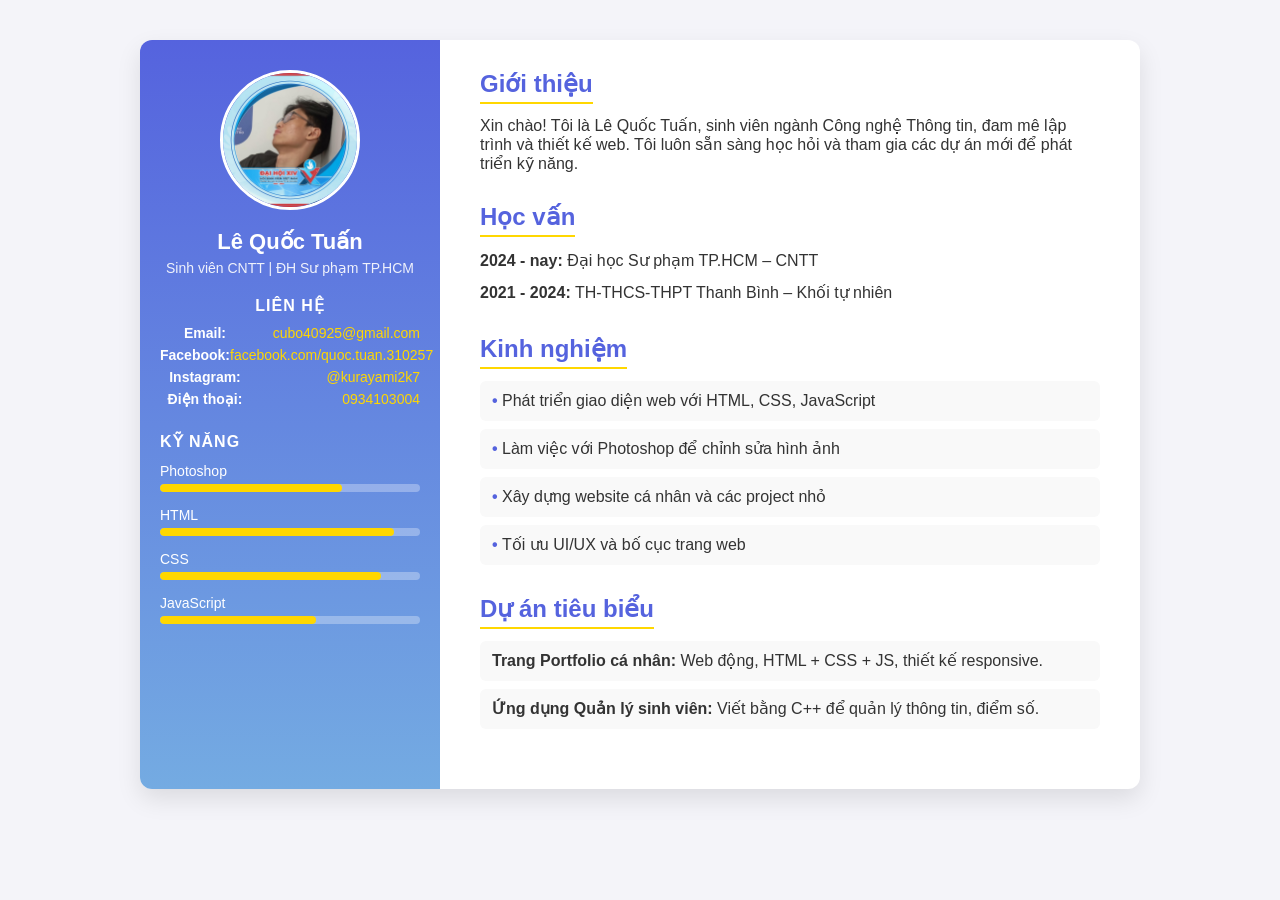
<file: index.html>
<!DOCTYPE html>
<html lang="vi">
<head>
    <meta charset="UTF-8">
    <meta name="viewport" content="width=device-width, initial-scale=1.0">
    <title>CV - Lê Quốc Tuấn</title>
    <link rel="stylesheet" href="cv.css">
</head>
<body>
    <div class="container">

        <!-- Sidebar cá nhân -->
        <aside class="sidebar">
    <img src="avatar.jpg" class="avatar" alt="Ảnh đại diện">
    <h1>Lê Quốc Tuấn</h1>
    <p class="role">Sinh viên CNTT | ĐH Sư phạm TP.HCM</p>
    
    <div class="contact">
        <h3>Liên hệ</h3>
        <p><strong>Email:</strong> <a href="mailto:cubo40925@gmail.com">cubo40925@gmail.com</a></p>
        <p><strong>Facebook:</strong> <a href="https://www.facebook.com/quoc.tuan.310257" target="_blank">facebook.com/quoc.tuan.310257</a></p>
        <p><strong>Instagram:</strong> <a href="https://www.instagram.com/kurayami2k7/" target="_blank">@kurayami2k7</a></p>
        <p><strong>Điện thoại:</strong> <a href="tel:0934103004">0934103004</a></p>
    </div>

    <!-- ===== Progress Bars xuống đây ===== -->
    <div class="skills-section">
        <h3>Kỹ năng</h3>

        <div class="skill-bar">
            <span>Photoshop</span>
            <div class="bar"><div class="progress p1"></div></div>
        </div>

        <div class="skill-bar">
            <span>HTML</span>
            <div class="bar"><div class="progress p2"></div></div>
        </div>

        <div class="skill-bar">
            <span>CSS</span>
            <div class="bar"><div class="progress p3"></div></div>
        </div>

        <div class="skill-bar">
            <span>JavaScript</span>
            <div class="bar"><div class="progress p4"></div></div>
        </div>
    </div>
</aside>



        <!-- Nội dung chính -->
        <main class="main-content">
            
            <section class="section">
                <h2>Giới thiệu</h2>
                <p>Xin chào! Tôi là Lê Quốc Tuấn, sinh viên ngành Công nghệ Thông tin, đam mê lập trình và thiết kế web. Tôi luôn sẵn sàng học hỏi và tham gia các dự án mới để phát triển kỹ năng.</p>
            </section>

            <section class="section">
                <h2>Học vấn</h2>
                <ul>
                    <li><strong>2024 - nay:</strong> Đại học Sư phạm TP.HCM – CNTT</li>
                    <li><strong>2021 - 2024:</strong> TH-THCS-THPT Thanh Bình – Khối tự nhiên</li>
                </ul>
            </section>

            <section class="section">
    <h2>Kinh nghiệm</h2>
    <ul class="skills">
        <li>Phát triển giao diện web với HTML, CSS, JavaScript</li>
        <li>Làm việc với Photoshop để chỉnh sửa hình ảnh</li>
        <li>Xây dựng website cá nhân và các project nhỏ</li>
        <li>Tối ưu UI/UX và bố cục trang web</li>
    </ul>
</section>



            <section class="section">
                <h2>Dự án tiêu biểu</h2>
                <ul class="projects">
                    <li><strong>Trang Portfolio cá nhân:</strong> Web động, HTML + CSS + JS, thiết kế responsive.</li>
                    <li><strong>Ứng dụng Quản lý sinh viên:</strong> Viết bằng C++ để quản lý thông tin, điểm số.</li>
                </ul>
            </section>

        </main>
    </div>
</body>
</html>
</file>
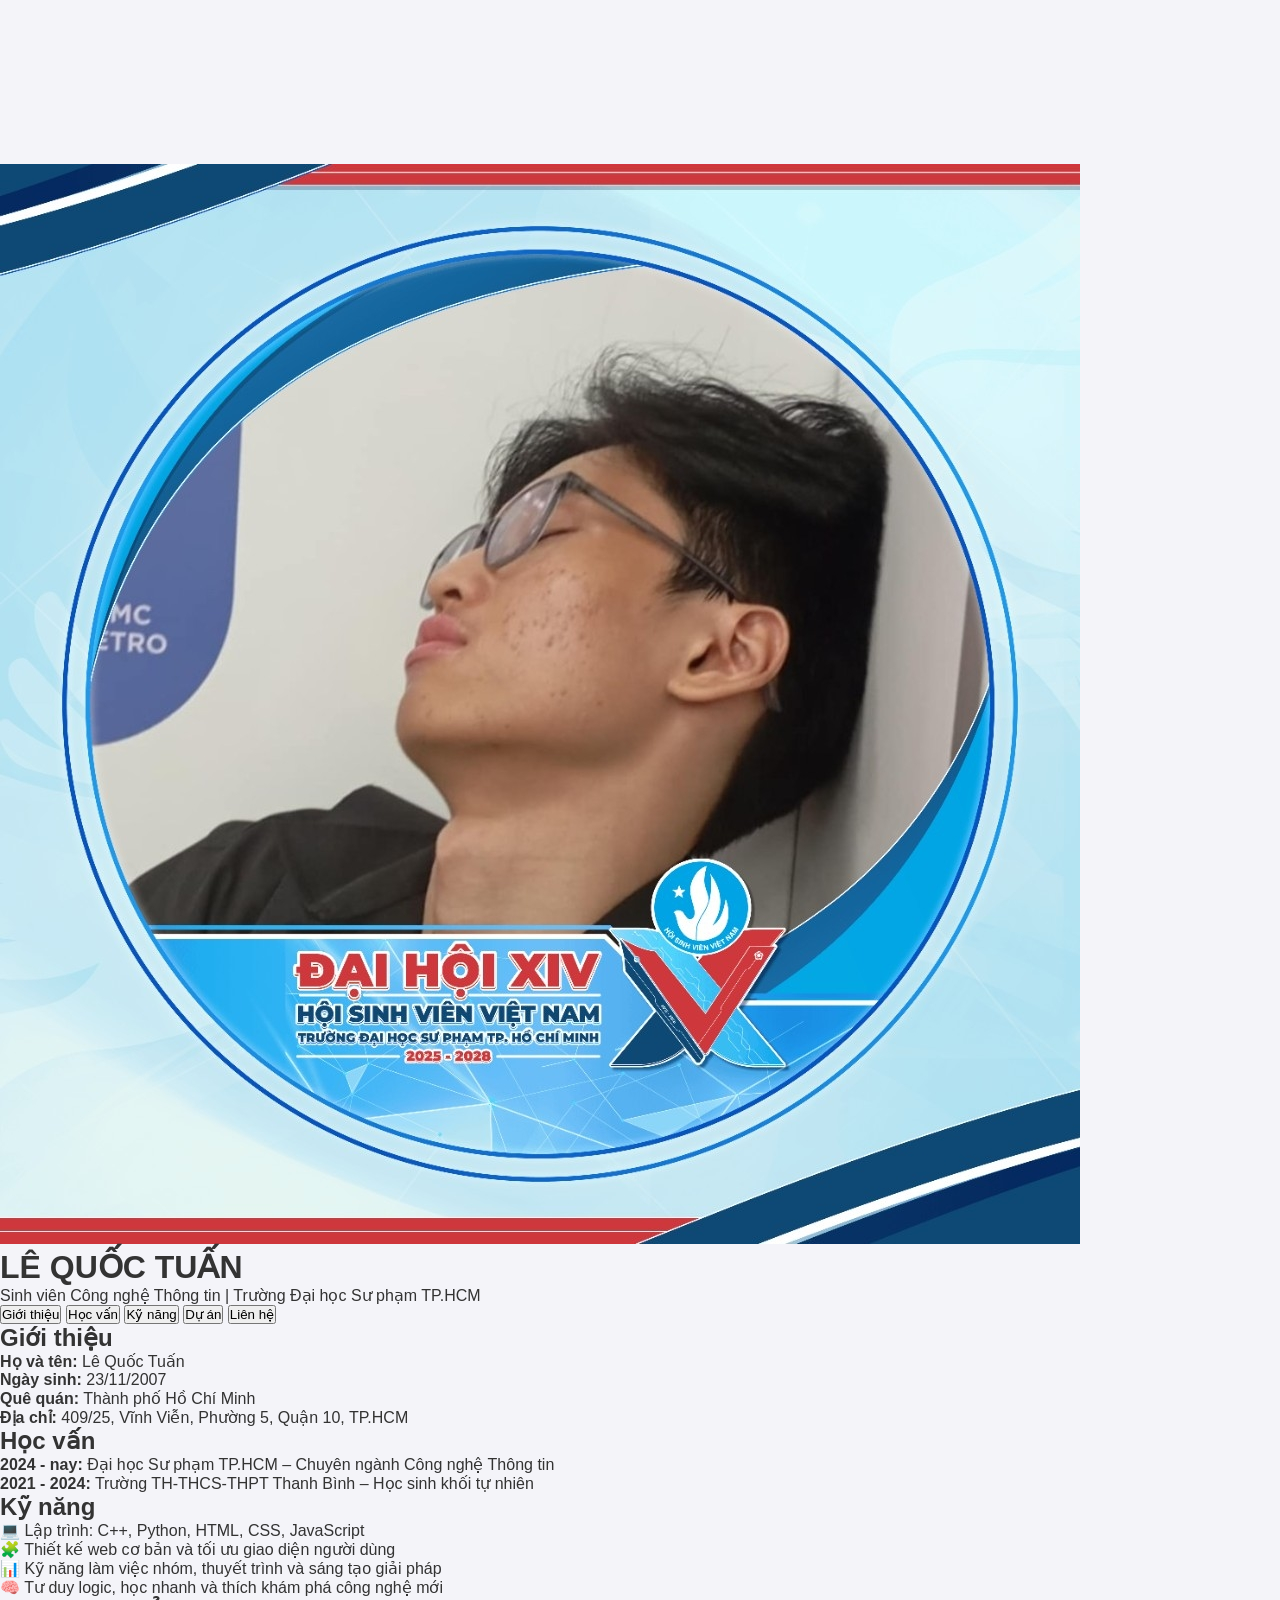
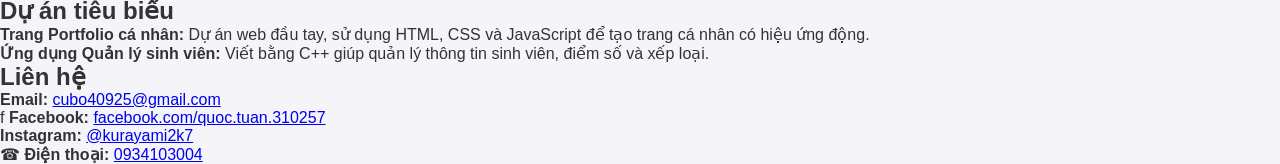
<file: cv.html>
<!DOCTYPE html>
<html lang="vi">
<head>
    <meta charset="UTF-8">
    <meta name="viewport" content="width=device-width, initial-scale=1.0">
    <title>CV - Lê Quốc Tuấn</title>
    <link rel="stylesheet" href="cv.css">
</head>

<body>
    <!-- Hiệu ứng nền hạt -->
    <div class="particles" id="particles"></div>

    <!-- Phần đầu -->
    <div class="header">
        <img src="avatar.jpg" class="avatar" alt="Ảnh đại diện">
        <h1>LÊ QUỐC TUẤN</h1>
        <p class="subtitle">Sinh viên Công nghệ Thông tin | Trường Đại học Sư phạm TP.HCM</p>

        <div class="buttons">
            <button onclick="showSection('about')">Giới thiệu</button>
            <button onclick="showSection('education')">Học vấn</button>
            <button onclick="showSection('skills')">Kỹ năng</button>
            <button onclick="showSection('projects')">Dự án</button>
            <button onclick="showSection('contact')">Liên hệ</button>
        </div>
    </div>

    <!-- Nội dung chính -->
    <div class="content">

        <section id="about" class="section">
            <h2>Giới thiệu</h2>

            <div class="personal-info">
                <p><strong>Họ và tên:</strong> Lê Quốc Tuấn</p>
                <p><strong>Ngày sinh:</strong> 23/11/2007</p>
                <p><strong>Quê quán:</strong> Thành phố Hồ Chí Minh</p>
                <p><strong>Địa chỉ:</strong> 409/25, Vĩnh Viễn, Phường 5, Quận 10, TP.HCM</p>
            </div>
        </section>

        <section id="education" class="section hidden">
            <h2>Học vấn</h2>
            <ul>
                <li><strong>2024 - nay:</strong> Đại học Sư phạm TP.HCM – Chuyên ngành Công nghệ Thông tin</li>
                <li><strong>2021 - 2024:</strong> Trường TH-THCS-THPT Thanh Bình – Học sinh khối tự nhiên</li>
            </ul>
        </section>

        <section id="skills" class="section hidden">
            <h2>Kỹ năng</h2>
            <ul>
                <li>💻 Lập trình: C++, Python, HTML, CSS, JavaScript</li>
                <li>🧩 Thiết kế web cơ bản và tối ưu giao diện người dùng</li>
                <li>📊 Kỹ năng làm việc nhóm, thuyết trình và sáng tạo giải pháp</li>
                <li>🧠 Tư duy logic, học nhanh và thích khám phá công nghệ mới</li>
            </ul>
        </section>

        <section id="projects" class="section hidden">
            <h2>Dự án tiêu biểu</h2>
            <ul>
                <li><strong>Trang Portfolio cá nhân:</strong> Dự án web đầu tay, sử dụng HTML, CSS và JavaScript để tạo trang cá nhân có hiệu ứng động.</li>
                <li><strong>Ứng dụng Quản lý sinh viên:</strong> Viết bằng C++ giúp quản lý thông tin sinh viên, điểm số và xếp loại.</li>
            </ul>
        </section>

        <section id="contact" class="section hidden">
            <h2>Liên hệ</h2>

            <p class="contact-item">
               <span class="mail-icon">
                  <span class="envelope"></span>
               </span>
               <strong>Email:</strong>
        <a href="mailto:cubo40925@gmail.com">cubo40925@gmail.com</a>
    </p>

    <p class="contact-item">
        <span class="fb-icon">
            <span class="f-letter">f</span>
        </span>
        <strong>Facebook:</strong>
        <a href="https://www.facebook.com/quoc.tuan.310257" target="_blank">
            facebook.com/quoc.tuan.310257
        </a>
    </p>

    <p class="contact-item">
        <span class="ig-icon">
            <span class="ig-camera"></span>
        </span>
        <strong>Instagram:</strong>
        <a href="https://www.instagram.com/kurayami2k7/" target="_blank">@kurayami2k7</a>
    </p>

    <p class="contact-item">
        <span class="phone-icon">
            <span class="phone-symbol">☎</span>
        </span>
        <strong>Điện thoại:</strong>
        <a href="tel:0934103004">0934103004</a>
    </p>
</section>



    </div>

    <script>
        // Hiển thị phần được chọn
        function showSection(id) {
            const sections = document.querySelectorAll('.section');
            sections.forEach(sec => sec.classList.add('hidden'));
            document.getElementById(id).classList.remove('hidden');
            document.getElementById(id).scrollIntoView({ behavior: 'smooth' });
        }

        // Tạo hiệu ứng hạt
        function createParticles() {
            const particlesContainer = document.getElementById('particles');
            const count = 25;
            for (let i = 0; i < count; i++) {
                const p = document.createElement('div');
                p.classList.add('particle');
                p.style.width = p.style.height = Math.random() * 6 + 3 + 'px';
                p.style.left = Math.random() * 100 + '%';
                p.style.animationDuration = (Math.random() * 10 + 10) + 's';
                p.style.animationDelay = Math.random() * 5 + 's';
                particlesContainer.appendChild(p);
            }
        }
        window.onload = createParticles;
    </script>
</body>
</html>
</file>
<file: cv.css>
/* Reset cơ bản */
* { margin: 0; padding: 0; box-sizing: border-box; }
body { font-family: 'Segoe UI', sans-serif; background: #f4f4f9; color: #333; }

/* Container chính */
.container {
    display: flex;
    max-width: 1000px;
    margin: 40px auto;
    background: #fff;
    border-radius: 12px;
    box-shadow: 0 10px 25px rgba(0,0,0,0.1);
    overflow: hidden;
}

/* Sidebar */
.sidebar {
    width: 300px;
    background: linear-gradient(180deg, #5563DE, #74ABE2);
    color: #fff;
    padding: 30px 20px;
    text-align: center;
}

.sidebar .avatar {
    width: 140px;
    height: 140px;
    border-radius: 50%;
    border: 3px solid #fff;
    margin-bottom: 15px;
    object-fit: cover;
}

.sidebar h1 { font-size: 22px; margin-bottom: 5px; }
.sidebar .role { font-size: 14px; opacity: 0.9; margin-bottom: 20px; }

/* Liên hệ */
.sidebar .contact h3 { margin-bottom: 10px; text-transform: uppercase; font-size: 16px; letter-spacing: 1px; }
.sidebar .contact p { font-size: 14px; margin: 6px 0; }
.sidebar .contact a { color: #ffd700; text-decoration: none; }
.sidebar .contact a:hover { text-decoration: underline; }

/* Nội dung chính */
.main-content {
    flex: 1;
    padding: 30px 40px;
}

.main-content .section { margin-bottom: 30px; }
.main-content h2 {
    color: #5563DE;
    margin-bottom: 12px;
    border-bottom: 2px solid #ffd700;
    display: inline-block;
    padding-bottom: 4px;
}
.main-content ul { list-style: none; padding-left: 0; }
.main-content ul li { margin-bottom: 8px; line-height: 1.5; }
.skills li, .projects li { background: #f9f9f9; padding: 8px 12px; margin-bottom: 6px; border-radius: 6px; }
.skills li::before { content: "• "; color: #5563DE; font-weight: bold; }

/* ====== Skill Bars in Sidebar ====== */
.skills-section {
    margin-top: 25px;
    text-align: left;
}

.skills-section h3 {
    margin-bottom: 12px;
    text-transform: uppercase;
    font-size: 16px;
    letter-spacing: 1px;
}

.skill-bar {
    margin-bottom: 15px;
}

.skill-bar span {
    font-size: 14px;
    margin-bottom: 5px;
    display: block;
}

.bar {
    width: 100%;
    height: 8px;
    background: rgba(255,255,255,0.3);
    border-radius: 4px;
    overflow: hidden;
}

.progress {
    height: 100%;
    background: #ffd700;
    border-radius: 4px;
}

/* Giá trị kỹ năng (tự chỉnh %) */
.p1 { width: 70%; } /* Photoshop */
.p2 { width: 90%; } /* HTML */
.p3 { width: 85%; } /* CSS */
.p4 { width: 60%; } /* JavaScript */
/* Căn thẳng hàng phần liên hệ */
.contact p {
    display: flex;
    justify-content: space-between;
    align-items: center;
}

.contact strong {
    width: 90px; /* độ rộng cố định */
    display: inline-block;
}

.contact a {
    flex: 1;
    text-align: right;
    color: #ffd700;
    text-decoration: none;
}

.contact a:hover {
    text-decoration: underline;
}
</file>
